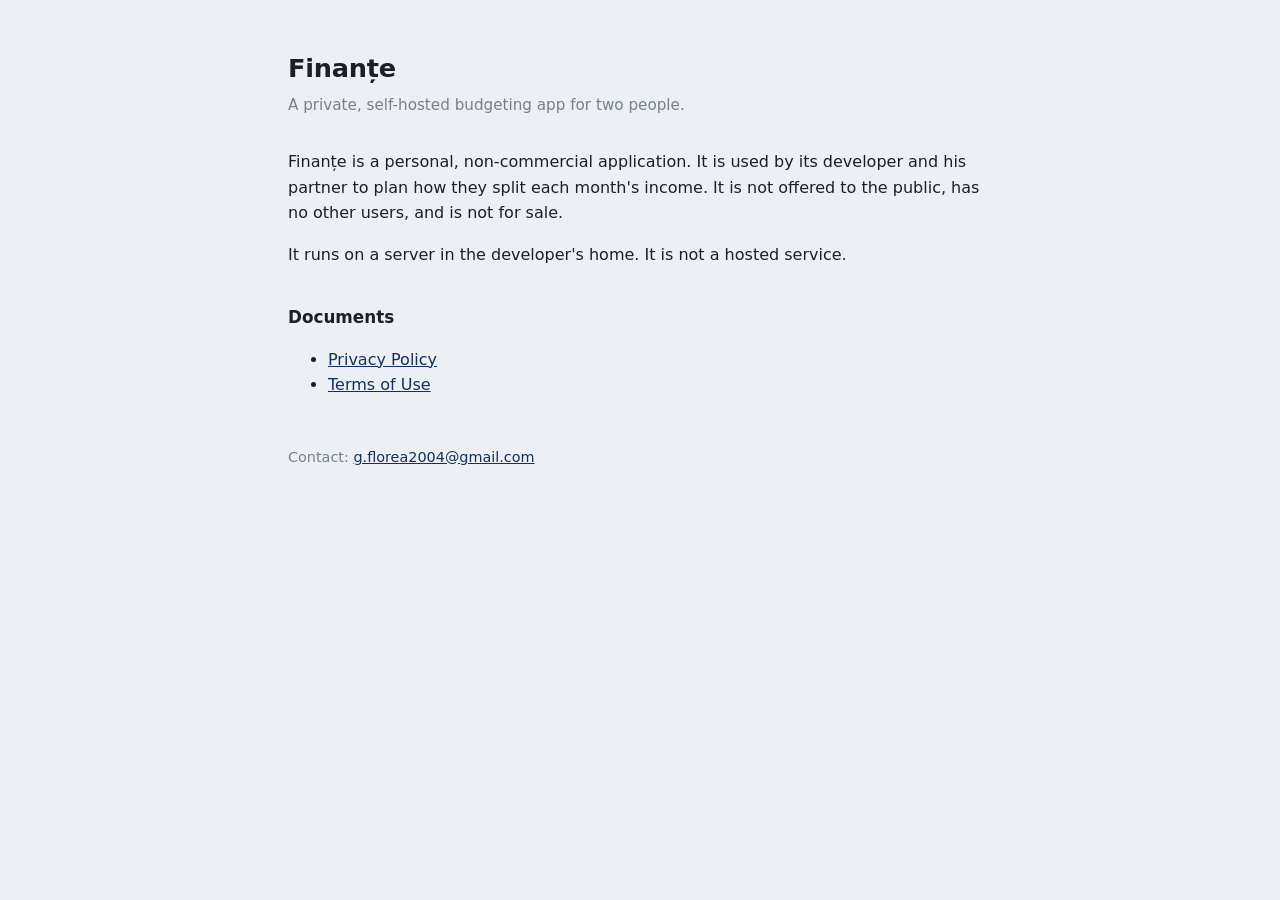
<file: index.html>
<!doctype html>
<html lang="en">
<meta charset="utf-8">
<meta name="viewport" content="width=device-width,initial-scale=1">
<title>Finanțe</title>
<link rel="stylesheet" href="stil.css">
<h1>Finanțe</h1>
<p class="sub">A private, self-hosted budgeting app for two people.</p>

<p>Finanțe is a personal, non-commercial application. It is used by its developer
and his partner to plan how they split each month's income. It is not offered to
the public, has no other users, and is not for sale.</p>

<p>It runs on a server in the developer's home. It is not a hosted service.</p>

<h2>Documents</h2>
<ul>
  <li><a href="privacy.html">Privacy Policy</a></li>
  <li><a href="terms.html">Terms of Use</a></li>
</ul>

<footer>Contact: <a href="mailto:g.florea2004@gmail.com">g.florea2004@gmail.com</a></footer>
</file>
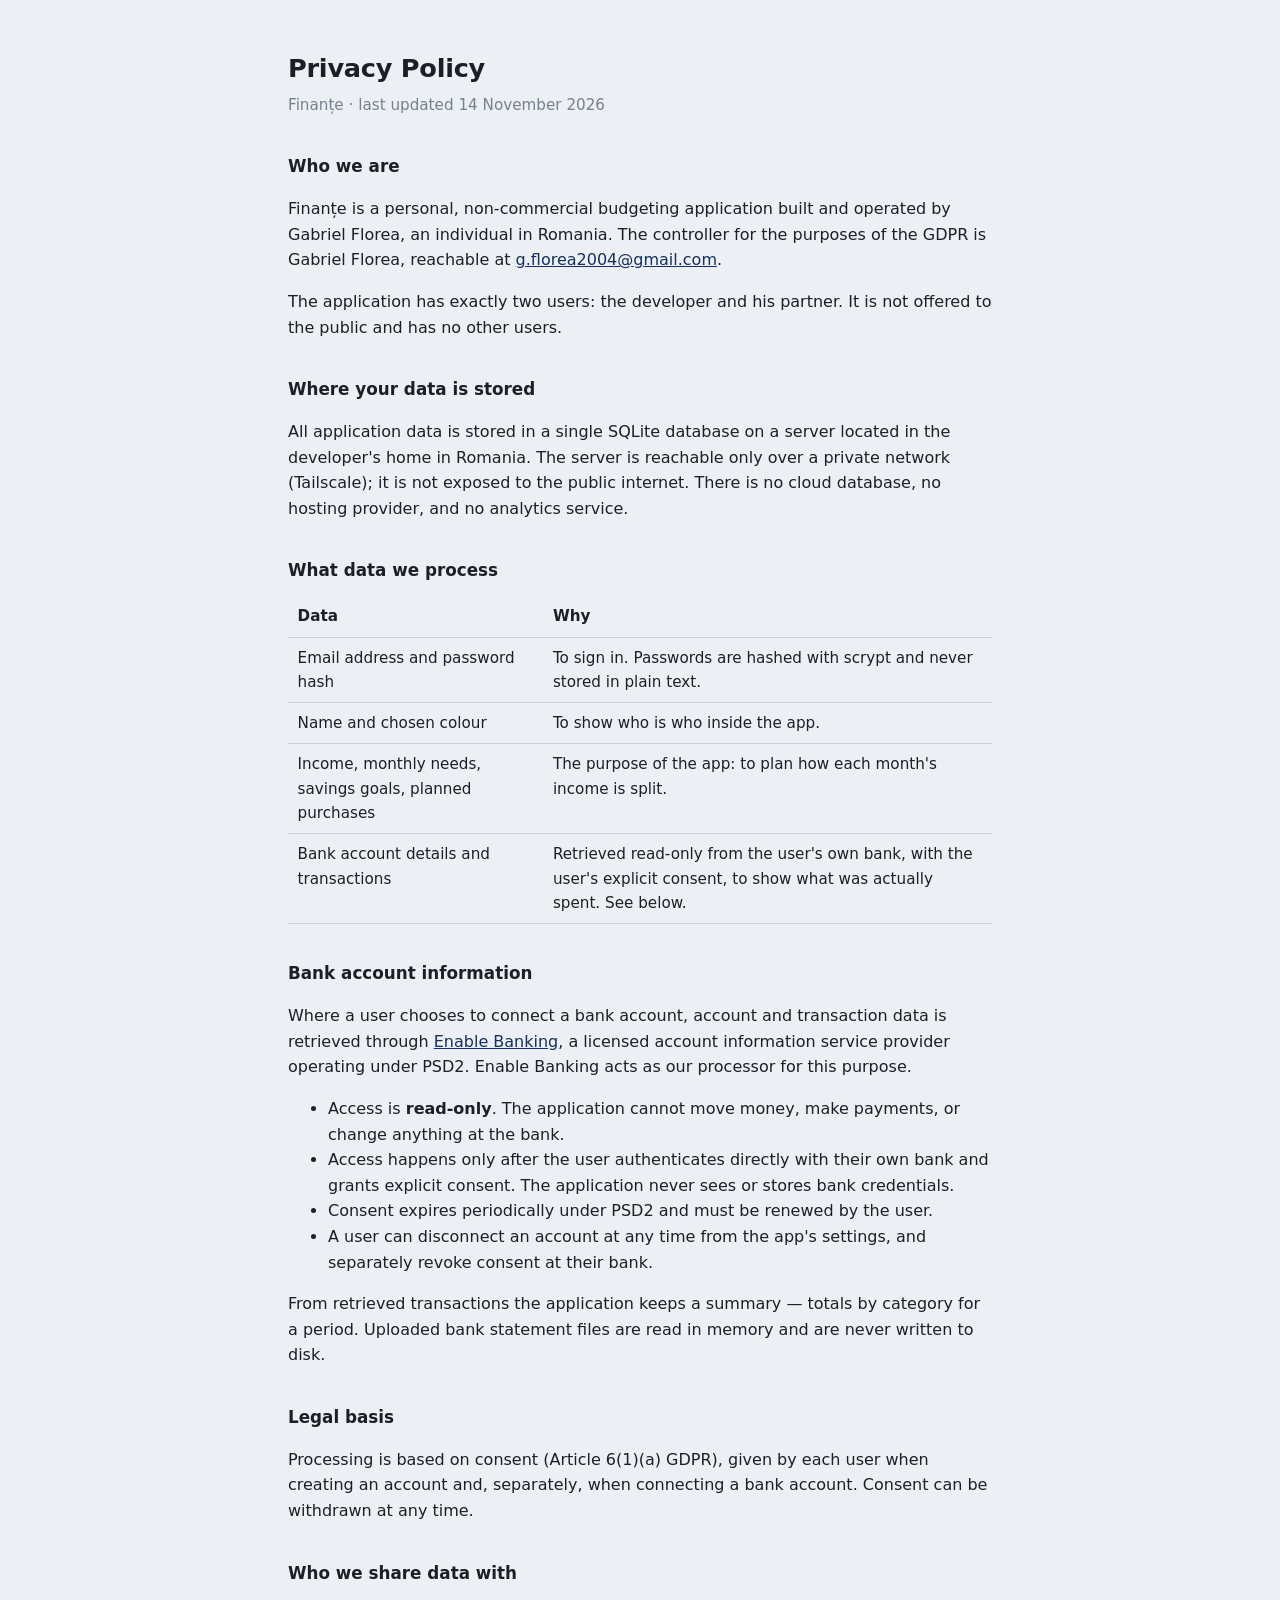
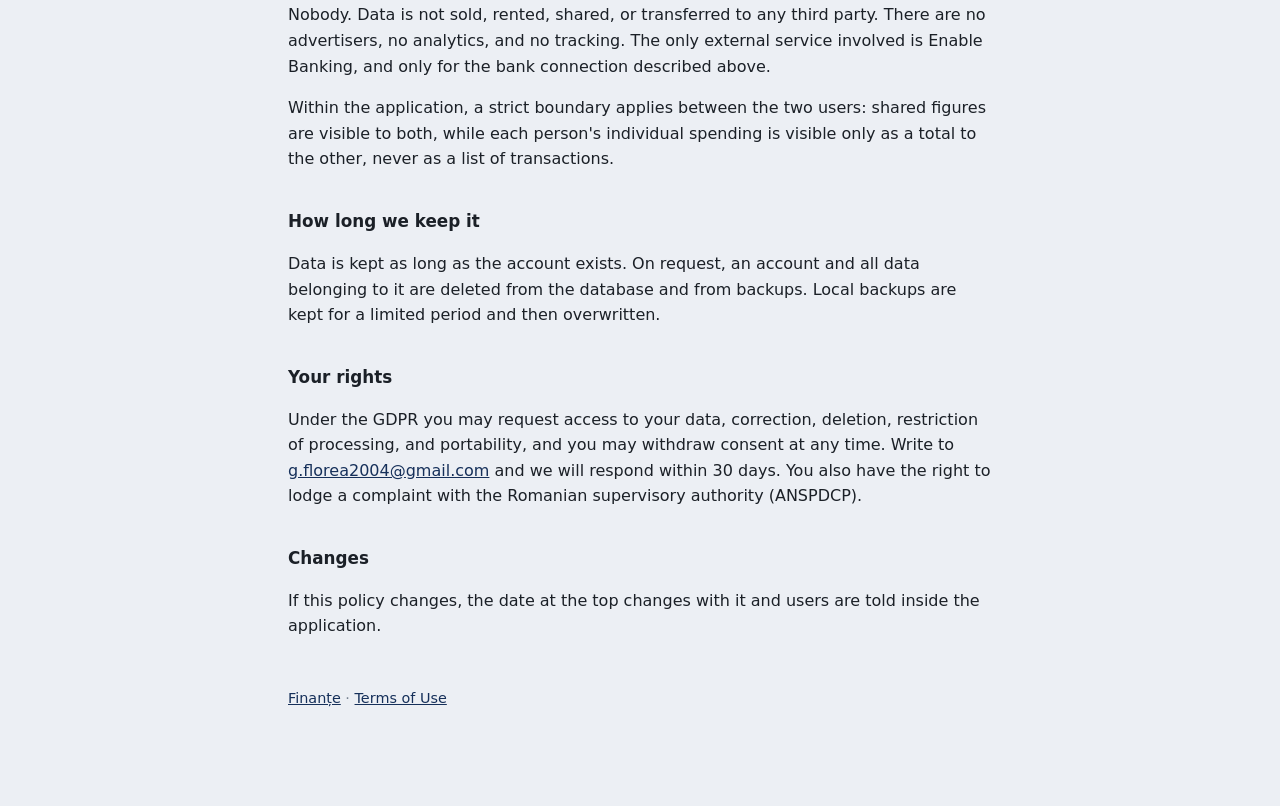
<file: privacy.html>
<!doctype html>
<html lang="en">
<meta charset="utf-8">
<meta name="viewport" content="width=device-width,initial-scale=1">
<title>Privacy Policy · Finanțe</title>
<link rel="stylesheet" href="stil.css">
<h1>Privacy Policy</h1>
<p class="sub">Finanțe · last updated 14 November 2026</p>

<h2>Who we are</h2>
<p>Finanțe is a personal, non-commercial budgeting application built and operated
by Gabriel Florea, an individual in Romania. The controller for the purposes of
the GDPR is Gabriel Florea, reachable at
<a href="mailto:g.florea2004@gmail.com">g.florea2004@gmail.com</a>.</p>

<p>The application has exactly two users: the developer and his partner. It is not
offered to the public and has no other users.</p>

<h2>Where your data is stored</h2>
<p>All application data is stored in a single SQLite database on a server located
in the developer's home in Romania. The server is reachable only over a private
network (Tailscale); it is not exposed to the public internet. There is no cloud
database, no hosting provider, and no analytics service.</p>

<h2>What data we process</h2>
<table>
  <tr><th>Data</th><th>Why</th></tr>
  <tr><td>Email address and password hash</td><td>To sign in. Passwords are hashed with scrypt and never stored in plain text.</td></tr>
  <tr><td>Name and chosen colour</td><td>To show who is who inside the app.</td></tr>
  <tr><td>Income, monthly needs, savings goals, planned purchases</td><td>The purpose of the app: to plan how each month's income is split.</td></tr>
  <tr><td>Bank account details and transactions</td><td>Retrieved read-only from the user's own bank, with the user's explicit consent, to show what was actually spent. See below.</td></tr>
</table>

<h2>Bank account information</h2>
<p>Where a user chooses to connect a bank account, account and transaction data is
retrieved through <a href="https://enablebanking.com/">Enable Banking</a>, a
licensed account information service provider operating under PSD2. Enable
Banking acts as our processor for this purpose.</p>

<ul>
  <li>Access is <strong>read-only</strong>. The application cannot move money, make
      payments, or change anything at the bank.</li>
  <li>Access happens only after the user authenticates directly with their own
      bank and grants explicit consent. The application never sees or stores bank
      credentials.</li>
  <li>Consent expires periodically under PSD2 and must be renewed by the user.</li>
  <li>A user can disconnect an account at any time from the app's settings, and
      separately revoke consent at their bank.</li>
</ul>

<p>From retrieved transactions the application keeps a summary — totals by category
for a period. Uploaded bank statement files are read in memory and are never
written to disk.</p>

<h2>Legal basis</h2>
<p>Processing is based on consent (Article 6(1)(a) GDPR), given by each user when
creating an account and, separately, when connecting a bank account. Consent can
be withdrawn at any time.</p>

<h2>Who we share data with</h2>
<p>Nobody. Data is not sold, rented, shared, or transferred to any third party.
There are no advertisers, no analytics, and no tracking. The only external service
involved is Enable Banking, and only for the bank connection described above.</p>

<p>Within the application, a strict boundary applies between the two users: shared
figures are visible to both, while each person's individual spending is visible
only as a total to the other, never as a list of transactions.</p>

<h2>How long we keep it</h2>
<p>Data is kept as long as the account exists. On request, an account and all data
belonging to it are deleted from the database and from backups. Local backups are
kept for a limited period and then overwritten.</p>

<h2>Your rights</h2>
<p>Under the GDPR you may request access to your data, correction, deletion,
restriction of processing, and portability, and you may withdraw consent at any
time. Write to <a href="mailto:g.florea2004@gmail.com">g.florea2004@gmail.com</a>
and we will respond within 30 days. You also have the right to lodge a complaint
with the Romanian supervisory authority (ANSPDCP).</p>

<h2>Changes</h2>
<p>If this policy changes, the date at the top changes with it and users are told
inside the application.</p>

<footer><a href="index.html">Finanțe</a> · <a href="terms.html">Terms of Use</a></footer>
</file>
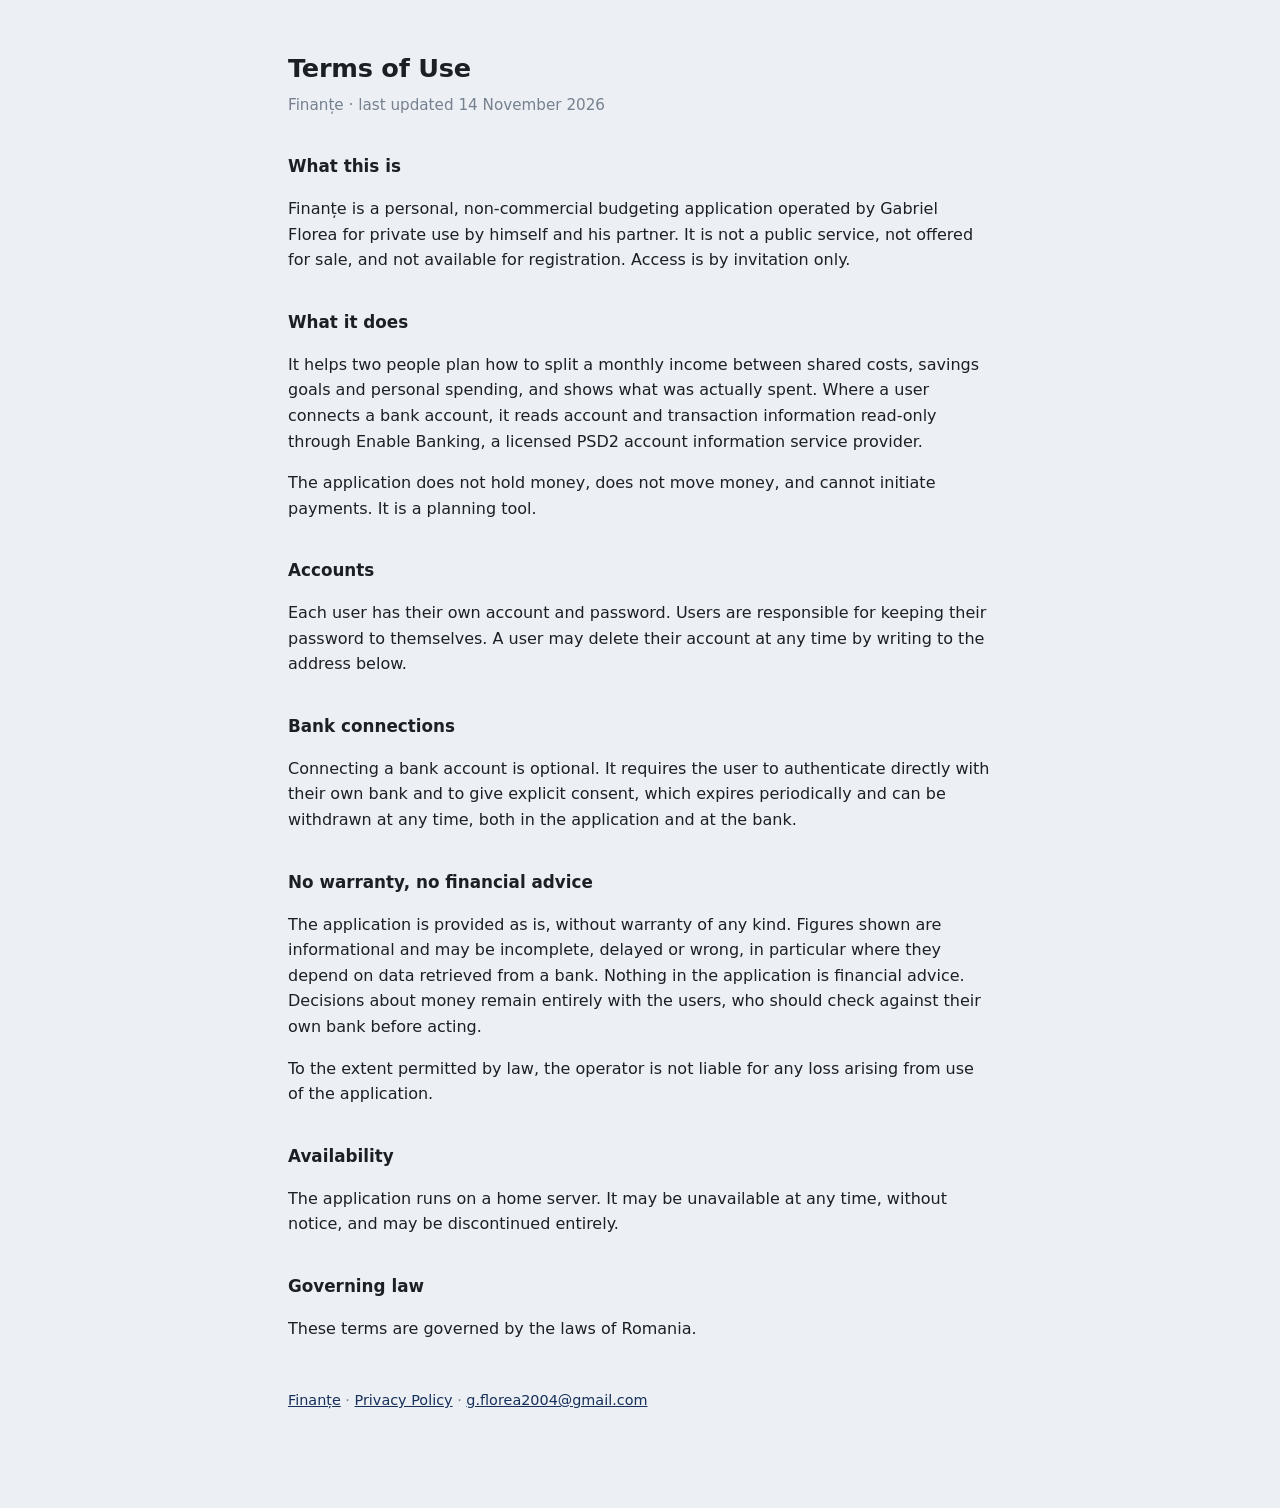
<file: terms.html>
<!doctype html>
<html lang="en">
<meta charset="utf-8">
<meta name="viewport" content="width=device-width,initial-scale=1">
<title>Terms of Use · Finanțe</title>
<link rel="stylesheet" href="stil.css">
<h1>Terms of Use</h1>
<p class="sub">Finanțe · last updated 14 November 2026</p>

<h2>What this is</h2>
<p>Finanțe is a personal, non-commercial budgeting application operated by Gabriel
Florea for private use by himself and his partner. It is not a public service, not
offered for sale, and not available for registration. Access is by invitation only.</p>

<h2>What it does</h2>
<p>It helps two people plan how to split a monthly income between shared costs,
savings goals and personal spending, and shows what was actually spent. Where a
user connects a bank account, it reads account and transaction information
read-only through Enable Banking, a licensed PSD2 account information service
provider.</p>

<p>The application does not hold money, does not move money, and cannot initiate
payments. It is a planning tool.</p>

<h2>Accounts</h2>
<p>Each user has their own account and password. Users are responsible for keeping
their password to themselves. A user may delete their account at any time by
writing to the address below.</p>

<h2>Bank connections</h2>
<p>Connecting a bank account is optional. It requires the user to authenticate
directly with their own bank and to give explicit consent, which expires
periodically and can be withdrawn at any time, both in the application and at the
bank.</p>

<h2>No warranty, no financial advice</h2>
<p>The application is provided as is, without warranty of any kind. Figures shown
are informational and may be incomplete, delayed or wrong, in particular where
they depend on data retrieved from a bank. Nothing in the application is financial
advice. Decisions about money remain entirely with the users, who should check
against their own bank before acting.</p>

<p>To the extent permitted by law, the operator is not liable for any loss arising
from use of the application.</p>

<h2>Availability</h2>
<p>The application runs on a home server. It may be unavailable at any time,
without notice, and may be discontinued entirely.</p>

<h2>Governing law</h2>
<p>These terms are governed by the laws of Romania.</p>

<footer><a href="index.html">Finanțe</a> · <a href="privacy.html">Privacy Policy</a> · <a href="mailto:g.florea2004@gmail.com">g.florea2004@gmail.com</a></footer>
</file>
<file: stil.css>
/* Pagini publice pentru Finanțe. Nimic altceva nu stă în repo-ul ăsta:
   aplicația și datele rămân private, aici sunt doar documentele pe care
   cineva din afară trebuie să le poată citi. */
:root { color-scheme: light dark; }
body {
  max-width: 44rem;
  margin: 0 auto;
  padding: 3rem 1.25rem 6rem;
  font: 16px/1.6 -apple-system, BlinkMacSystemFont, "Segoe UI", system-ui, sans-serif;
  color: #1b2027;
  background: #eceff4;
}
@media (prefers-color-scheme: dark) {
  body { color: #e8edf4; background: #0f141a; }
  a { color: #8ab0ec; }
  td, th { border-color: rgba(232,237,244,.14) !important; }
}
h1 { font-size: 1.6rem; letter-spacing: -.01em; margin: 0 0 .25rem; }
h2 { font-size: 1.05rem; margin: 2.25rem 0 .5rem; }
.sub { color: #76818f; margin: 0 0 2rem; font-size: .95rem; }
table { border-collapse: collapse; width: 100%; margin: .75rem 0; font-size: .95rem; }
th, td { text-align: left; padding: .5rem .6rem; border-bottom: 1px solid rgba(27,32,39,.14); vertical-align: top; }
th { font-weight: 600; }
a { color: #16305a; }
footer { margin-top: 3rem; font-size: .9rem; color: #76818f; }
</file>
